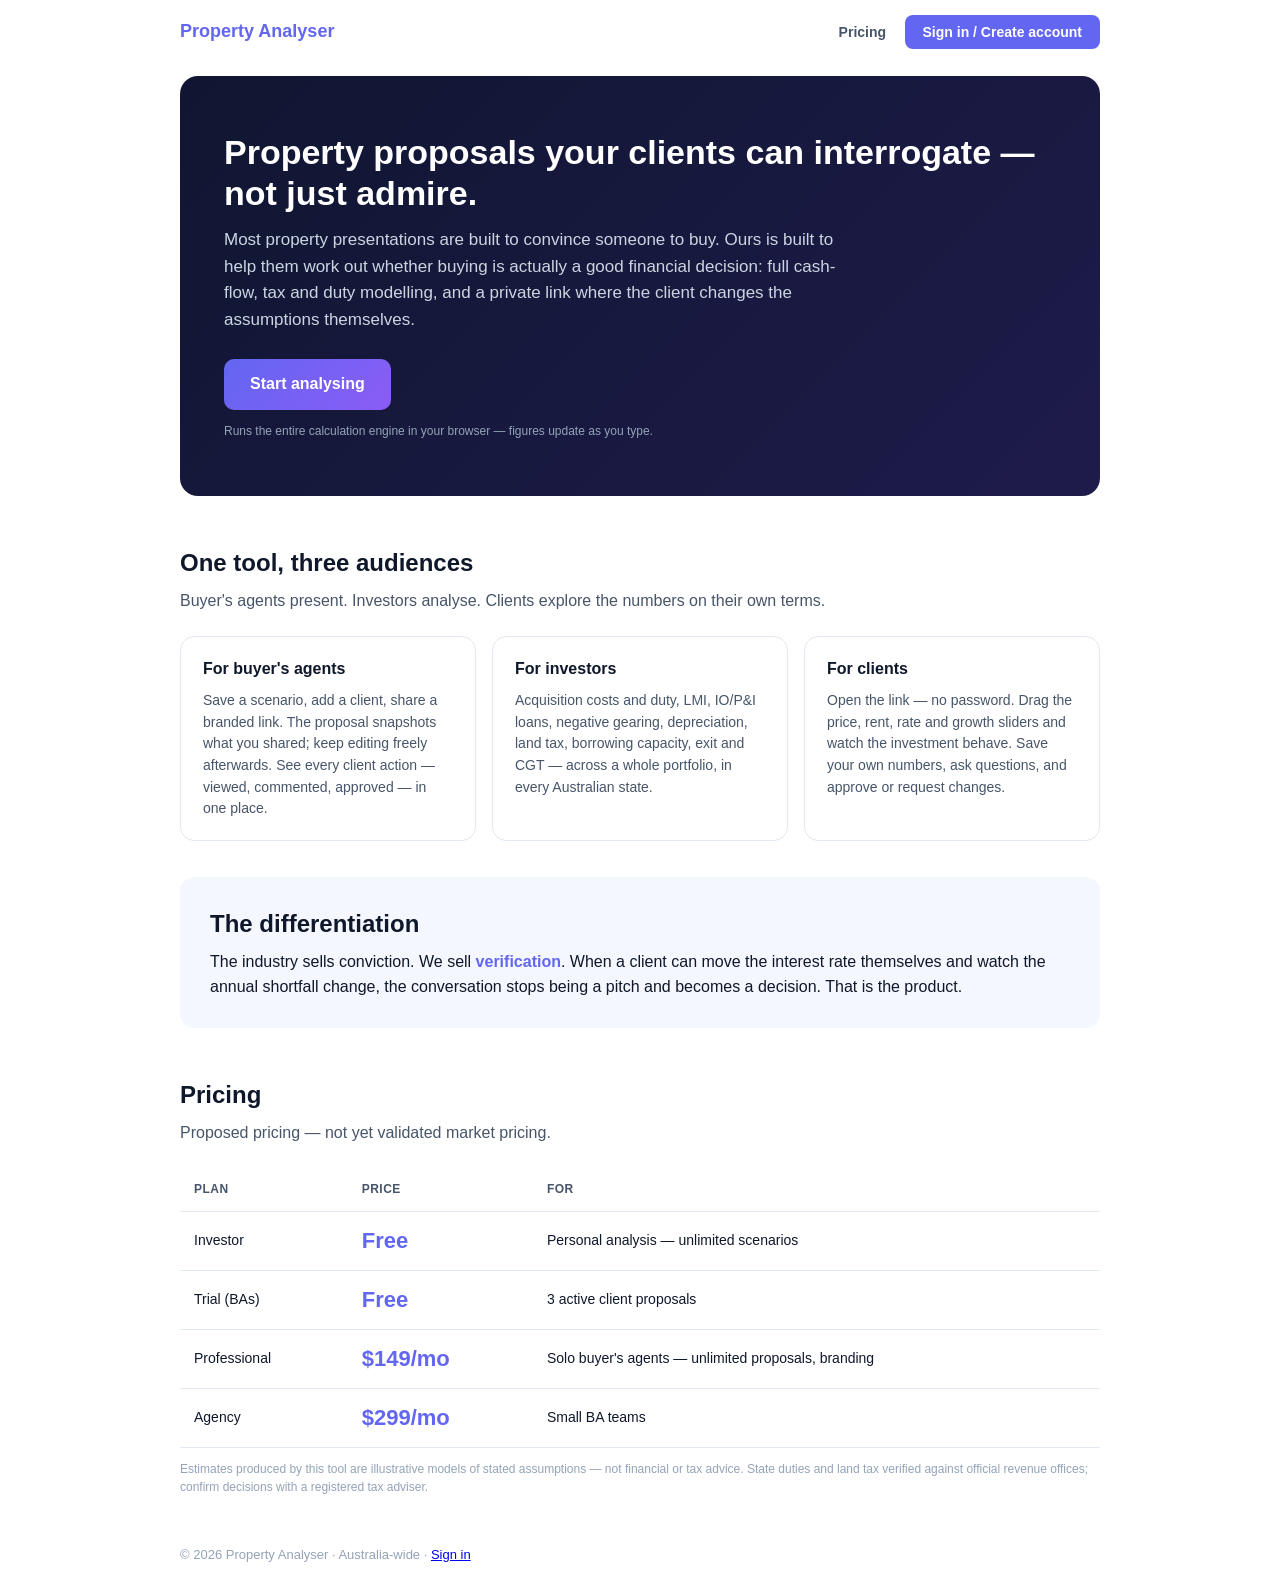
<file: static/landing.html>
<!DOCTYPE html>
<!-- Copyright (c) 2026 RV - Public landing page (/welcome). -->
<html lang="en">
<head>
<meta charset="utf-8">
<meta name="viewport" content="width=device-width, initial-scale=1">
<title>Property Analyser — investment proposals your clients can interrogate</title>
<style>
  :root { --pri: #6366f1; --pri-2: #8b5cf6; --ink: #0f172a; --muted: #475569; --bd: #e2e8f0; }
  * { box-sizing: border-box; }
  body { margin: 0; font-family: 'Helvetica Neue', Arial, sans-serif; color: var(--ink); line-height: 1.55; }
  .wrap { max-width: 960px; margin: 0 auto; padding: 0 20px; }
  header { display: flex; justify-content: space-between; align-items: center; padding: 18px 0; }
  .logo { font-weight: 900; font-size: 18px; color: var(--pri); }
  nav a { margin-left: 14px; text-decoration: none; font-weight: 600; font-size: 14px; }
  nav a.btn { background: var(--pri); color: #fff; padding: 9px 18px; border-radius: 8px; }
  nav a.ghost { color: var(--muted); }
  .hero { background: linear-gradient(135deg, #101631, #1e1b4b); color: #fff;
          border-radius: 18px; padding: 56px 44px; margin: 12px 0 40px; }
  .hero h1 { font-size: 34px; margin: 0 0 14px; line-height: 1.2; }
  .hero p { font-size: 17px; color: #cbd5e1; max-width: 620px; margin: 0 0 26px; }
  .hero a.cta { display: inline-block; background: linear-gradient(135deg, var(--pri), var(--pri-2));
          color: #fff; text-decoration: none; font-weight: 700; padding: 13px 26px; border-radius: 10px; }
  .hero .note { display: block; margin-top: 12px; font-size: 12px; color: #94a3b8; }
  h2 { font-size: 24px; margin: 48px 0 8px; }
  .lead { color: var(--muted); margin: 0 0 22px; }
  .three { display: grid; grid-template-columns: repeat(auto-fit, minmax(260px, 1fr)); gap: 16px; }
  .card { border: 1px solid var(--bd); border-radius: 14px; padding: 20px 22px; }
  .card h3 { margin: 0 0 8px; font-size: 16px; }
  .card p { margin: 0; font-size: 14px; color: var(--muted); }
  .diff { background: #f5f7ff; border-radius: 14px; padding: 28px 30px; margin: 36px 0; }
  .diff strong { color: var(--pri); }
  table { width: 100%; border-collapse: collapse; margin: 12px 0 6px; font-size: 14px; }
  th, td { text-align: left; padding: 12px 14px; border-bottom: 1px solid var(--bd); }
  th { font-size: 12px; text-transform: uppercase; letter-spacing: .5px; color: var(--muted); }
  .price { font-size: 22px; font-weight: 800; color: var(--pri); }
  .disclaimer { color: #94a3b8; font-size: 12px; }
  footer { margin: 48px 0 24px; color: #94a3b8; font-size: 13px; }
</style>
</head>
<body>
  <div class="wrap">
    <header>
      <div class="logo">Property Analyser</div>
      <nav>
        <a class="ghost" href="#pricing">Pricing</a>
        <a class="btn" href="/">Sign in / Create account</a>
      </nav>
    </header>

    <div class="hero">
      <h1>Property proposals your clients can interrogate — not just admire.</h1>
      <p>Most property presentations are built to convince someone to buy.
         Ours is built to help them work out whether buying is actually a
         good financial decision: full cash-flow, tax and duty modelling,
         and a private link where the client changes the assumptions
         themselves.</p>
      <a class="cta" href="/">Start analysing</a>
      <span class="note">Runs the entire calculation engine in your browser — figures update as you type.</span>
    </div>

    <h2>One tool, three audiences</h2>
    <p class="lead">Buyer's agents present. Investors analyse. Clients explore the numbers on their own terms.</p>
    <div class="three">
      <div class="card"><h3>For buyer's agents</h3>
        <p>Save a scenario, add a client, share a branded link. The proposal
           snapshots what you shared; keep editing freely afterwards. See
           every client action — viewed, commented, approved — in one place.</p></div>
      <div class="card"><h3>For investors</h3>
        <p>Acquisition costs and duty, LMI, IO/P&amp;I loans, negative
           gearing, depreciation, land tax, borrowing capacity, exit and
           CGT — across a whole portfolio, in every Australian state.</p></div>
      <div class="card"><h3>For clients</h3>
        <p>Open the link — no password. Drag the price, rent, rate and
           growth sliders and watch the investment behave. Save your own
           numbers, ask questions, and approve or request changes.</p></div>
    </div>

    <div class="diff">
      <h2 style="margin-top:0">The differentiation</h2>
      <p style="margin:0">The industry sells conviction. We sell
        <strong>verification</strong>. When a client can move the interest
        rate themselves and watch the annual shortfall change, the
        conversation stops being a pitch and becomes a decision. That is
        the product.</p>
    </div>

    <h2 id="pricing">Pricing</h2>
    <p class="lead">Proposed pricing — not yet validated market pricing.</p>
    <table>
      <thead><tr><th>Plan</th><th>Price</th><th>For</th></tr></thead>
      <tbody>
        <tr><td>Investor</td><td class="price">Free</td><td>Personal analysis — unlimited scenarios</td></tr>
        <tr><td>Trial (BAs)</td><td class="price">Free</td><td>3 active client proposals</td></tr>
        <tr><td>Professional</td><td class="price">$149/mo</td><td>Solo buyer's agents — unlimited proposals, branding</td></tr>
        <tr><td>Agency</td><td class="price">$299/mo</td><td>Small BA teams</td></tr>
      </tbody>
    </table>
    <p class="disclaimer">Estimates produced by this tool are illustrative models of stated assumptions —
      not financial or tax advice. State duties and land tax verified against official revenue offices; confirm
      decisions with a registered tax adviser.</p>

    <footer>© 2026 Property Analyser · Australia-wide · <a href="/">Sign in</a></footer>
  </div>
</body>
</html>
</file>
